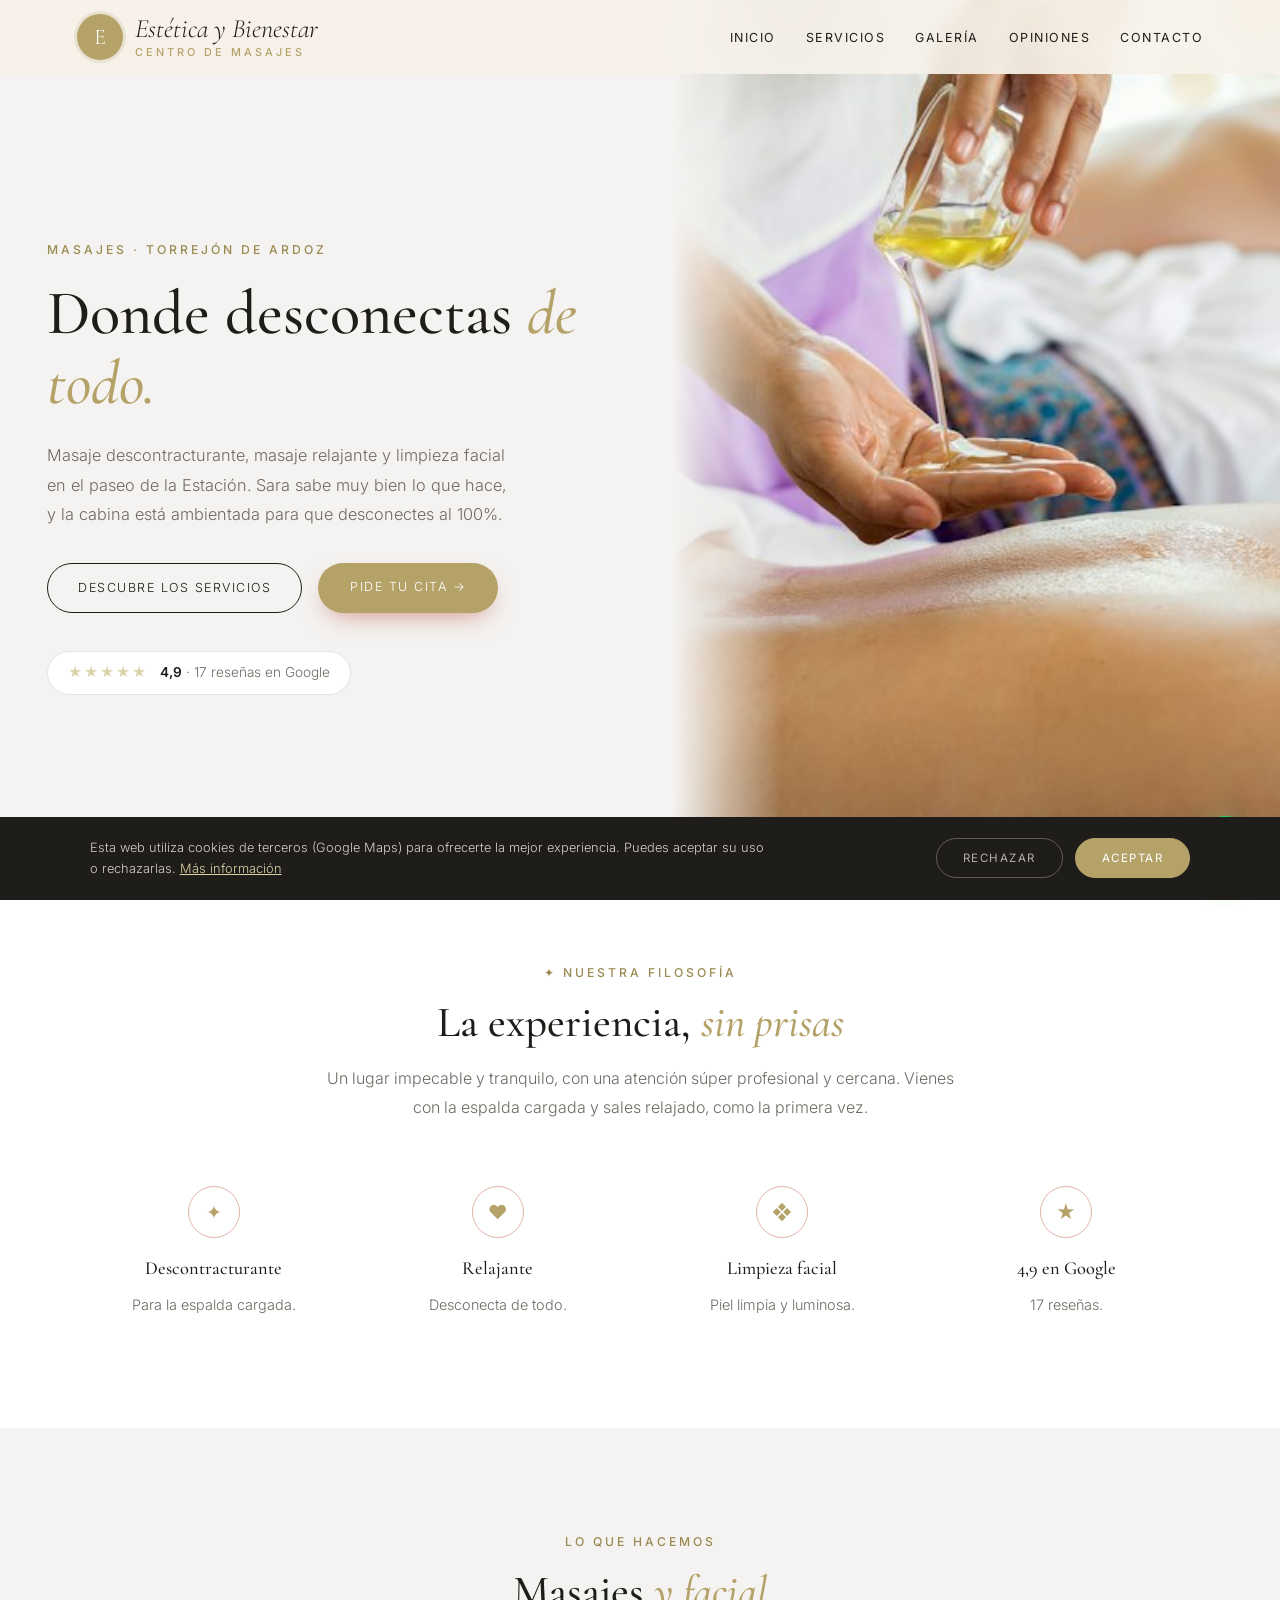
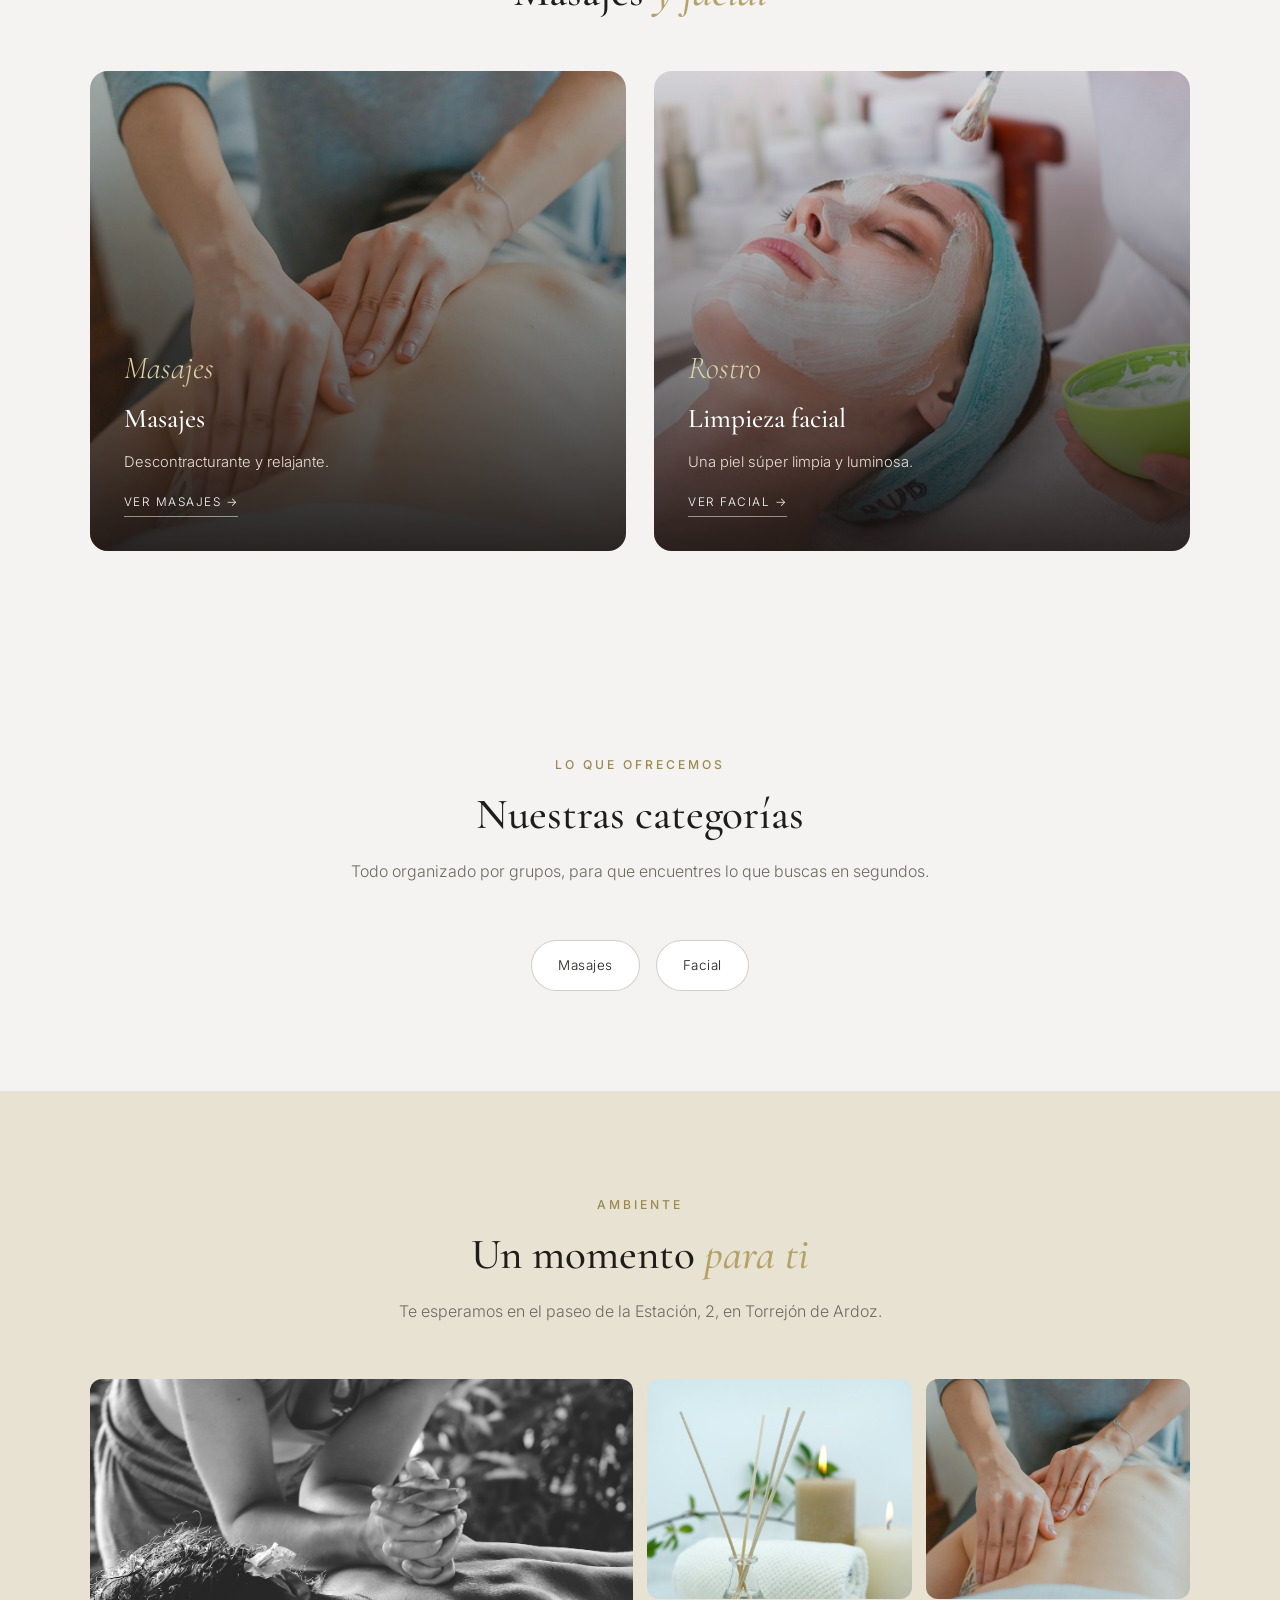
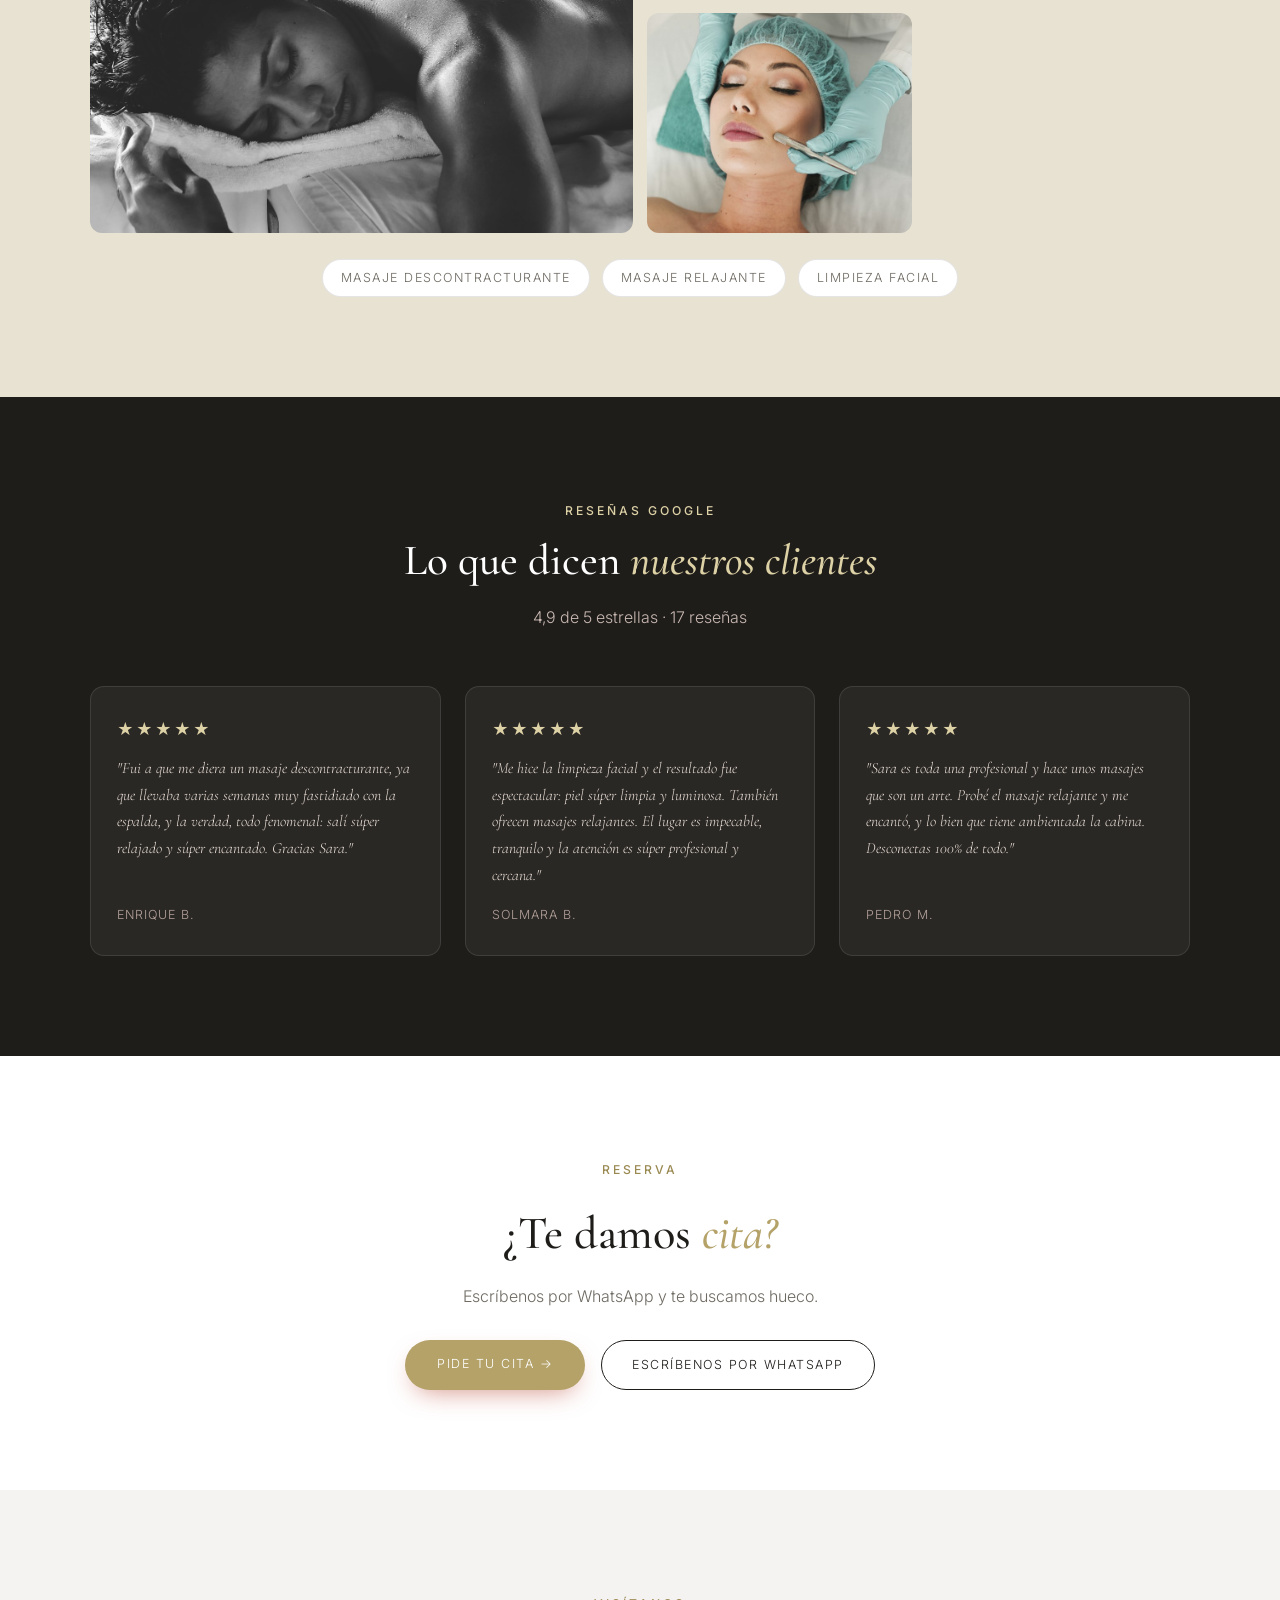
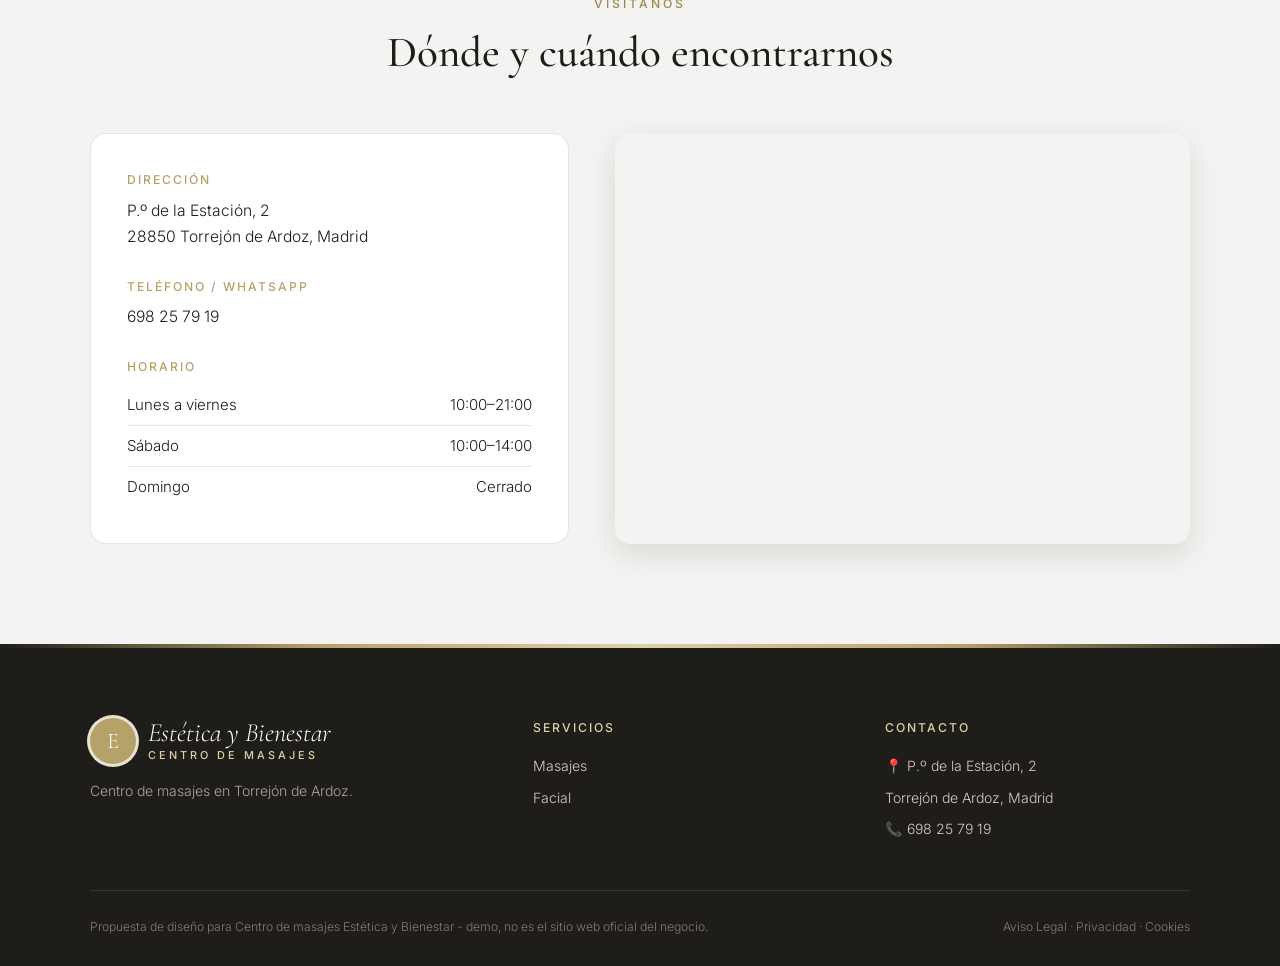
<file: index.html>
<!DOCTYPE html>
<html lang="es">
<head>
<meta charset="UTF-8">
<meta name="viewport" content="width=device-width, initial-scale=1.0">
<title>Centro de masajes Estética y Bienestar — Masajes descontracturantes, relajantes y limpieza facial en Torrejón de Ardoz</title>
<meta name="description" content="Centro de masajes Estética y Bienestar, en P.º de la Estación 2, Torrejón de Ardoz. Masaje descontracturante, masaje relajante y limpieza facial con Sara. 4,9★ con 17 reseñas en Google.">
<meta name="theme-color" content="#1f1d1a">
<meta property="og:title" content="Centro de masajes Estética y Bienestar · Torrejón de Ardoz">
<meta property="og:image" content="stock_1544161515-4a.jpg">

<link rel="preconnect" href="https://fonts.googleapis.com"><link rel="preconnect" href="https://fonts.gstatic.com" crossorigin><link href="https://fonts.googleapis.com/css2?family=Cormorant+Garamond:wght@500;600&family=Inter:wght@300;400;500;600&display=swap" rel="stylesheet">
<link rel="stylesheet" href="styles.css">
</head>
<body>

<header id="header">
  <a href="index.html" class="logo" aria-label="Centro de masajes Estética y Bienestar, inicio"><span class="logo-mark">E</span><span class="logo-text"><span class="script">Estética y Bienestar</span><small>centro de masajes</small></span></a>
  <nav id="nav" aria-label="Navegación principal"><ul><li><a href="index.html#inicio">Inicio</a></li><li><a href="servicios.html">Servicios</a></li><li><a href="index.html#galeria">Galería</a></li><li><a href="index.html#opiniones">Opiniones</a></li><li><a href="index.html#contacto">Contacto</a></li></ul></nav><button class="nav-toggle" id="navToggle" aria-label="Abrir menú">☰</button>
</header>

<section class="hero" id="inicio">
  <div class="hero-text">
    <span class="eyebrow">Masajes · Torrejón de Ardoz</span>
    <h1>Donde desconectas <em>de todo.</em></h1>
    <p>Masaje descontracturante, masaje relajante y limpieza facial en el paseo de la Estación. Sara sabe muy bien lo que hace, y la cabina está ambientada para que desconectes al 100%.</p>
    <div class="hero-ctas">
      <a href="servicios.html" class="btn-outline">Descubre los servicios</a>
      <a href="https://wa.me/34698257919?text=Hola%2C%20quiero%20pedir%20cita%20en%20el%20Centro%20de%20masajes%20Est%C3%A9tica%20y%20Bienestar" class="btn-solid" target="_blank" rel="noopener">Pide tu cita →</a>
    </div>
    <a class="hero-rating" href="https://www.google.com/maps/search/?api=1&query=Centro+de+masajes+Est%C3%A9tica+y+Bienestar,+Paseo+de+la+Estaci%C3%B3n+2,+Torrej%C3%B3n+de+Ardoz" target="_blank" rel="noopener"><span class="stars">★★★★★</span><span><strong>4,9</strong> · 17 reseñas en Google</span></a>
  </div>
  <div class="hero-img"><img src="stock_1544161515-4a.jpg" alt="Masaje relajante" style="object-position:center 50%;"></div>
</section>

<section class="trust">
  <div class="section-head">
    <span class="eyebrow">✦ Nuestra filosofía</span>
    <h2>La experiencia, <em>sin prisas</em></h2>
    <p>Un lugar impecable y tranquilo, con una atención súper profesional y cercana. Vienes con la espalda cargada y sales relajado, como la primera vez.</p>
  </div>
  <div class="trust-grid">
    <div class="trust-card"><span class="trust-ic">✦</span><h3>Descontracturante</h3><p>Para la espalda cargada.</p></div>
    <div class="trust-card"><span class="trust-ic">♥</span><h3>Relajante</h3><p>Desconecta de todo.</p></div>
    <div class="trust-card"><span class="trust-ic">❖</span><h3>Limpieza facial</h3><p>Piel limpia y luminosa.</p></div>
    <div class="trust-card"><span class="trust-ic">★</span><h3>4,9 en Google</h3><p>17 reseñas.</p></div>
  </div>
</section>

<section class="worlds">
  <div class="section-head">
    <span class="eyebrow">Lo que hacemos</span>
    <h2>Masajes <em>y facial</em></h2>
  </div>
  <div class="worlds-grid">
    <a href="servicios.html#masajes" class="world-card"><img src="stock_1519823551278.jpg" alt="Masajes"><div class="world-text"><span class="script">Masajes</span><h3>Masajes</h3><p>Descontracturante y relajante.</p><span class="world-link">Ver masajes →</span></div></a>
    <a href="servicios.html#facial" class="world-card"><img src="stock_1616394584738.jpg" alt="Limpieza facial"><div class="world-text"><span class="script">Rostro</span><h3>Limpieza facial</h3><p>Una piel súper limpia y luminosa.</p><span class="world-link">Ver facial →</span></div></a>
  </div>
</section>

<section>
  <div class="section-head">
    <span class="eyebrow">Lo que ofrecemos</span>
    <h2>Nuestras categorías</h2>
    <p>Todo organizado por grupos, para que encuentres lo que buscas en segundos.</p>
  </div>
  <div class="cat-pills">
    <a href="servicios.html#masajes" class="cat-pill">Masajes</a>
    <a href="servicios.html#facial" class="cat-pill">Facial</a>
  </div>
</section>

<section class="gallery-wrap" id="galeria">
  <div class="section-head">
    <span class="eyebrow">Ambiente</span>
    <h2>Un momento <em>para ti</em></h2>
    <p>Te esperamos en el paseo de la Estación, 2, en Torrejón de Ardoz.</p>
  </div>
  <div class="gallery">
    <figure class="big"><img src="stock_1591343395082.jpg" alt="Masaje relajante" loading="lazy"></figure>
    <figure><img src="stock_1620733723572.jpg" alt="Ambiente de relax" loading="lazy"></figure>
    <figure><img src="stock_1519823551278.jpg" alt="Masaje de espalda" loading="lazy"></figure>
    <figure><img src="stock_1552693673-1b.jpg" alt="Cuidado facial" loading="lazy"></figure>
  </div>
  <div class="brands"><span>Masaje descontracturante</span><span>Masaje relajante</span><span>Limpieza facial</span></div>
</section>

<section class="reviews-wrap" id="opiniones">
  <div class="section-head">
    <span class="eyebrow">Reseñas Google</span>
    <h2>Lo que dicen <em>nuestros clientes</em></h2>
    <p>4,9 de 5 estrellas · 17 reseñas</p>
  </div>
  <div class="review-grid">
    <div class="review-card"><div class="stars">★★★★★</div><p>"Fui a que me diera un masaje descontracturante, ya que llevaba varias semanas muy fastidiado con la espalda, y la verdad, todo fenomenal: salí súper relajado y súper encantado. Gracias Sara."</p><cite>Enrique B.</cite></div>
    <div class="review-card"><div class="stars">★★★★★</div><p>"Me hice la limpieza facial y el resultado fue espectacular: piel súper limpia y luminosa. También ofrecen masajes relajantes. El lugar es impecable, tranquilo y la atención es súper profesional y cercana."</p><cite>Solmara B.</cite></div>
    <div class="review-card"><div class="stars">★★★★★</div><p>"Sara es toda una profesional y hace unos masajes que son un arte. Probé el masaje relajante y me encantó, y lo bien que tiene ambientada la cabina. Desconectas 100% de todo."</p><cite>Pedro M.</cite></div>
  </div>
</section>

<section class="cta-section">
  <span class="eyebrow">Reserva</span>
  <h2>¿Te damos <em>cita?</em></h2>
  <p>Escríbenos por WhatsApp y te buscamos hueco.</p>
  <div class="cta-row">
    <a href="https://wa.me/34698257919?text=Hola%2C%20quiero%20pedir%20cita%20en%20el%20Centro%20de%20masajes%20Est%C3%A9tica%20y%20Bienestar" class="btn-solid" target="_blank" rel="noopener">Pide tu cita →</a>
    <a href="https://wa.me/34698257919?text=Hola%2C%20quiero%20pedir%20cita%20en%20el%20Centro%20de%20masajes%20Est%C3%A9tica%20y%20Bienestar" class="btn-outline" target="_blank" rel="noopener">Escríbenos por WhatsApp</a>
  </div>
</section>

<section class="contact-section" id="contacto">
  <div class="section-head">
    <span class="eyebrow">Visítanos</span>
    <h2>Dónde y cuándo encontrarnos</h2>
  </div>
  <div class="contact-grid">
    <div class="contact-info">
      <div class="contact-block"><h3>Dirección</h3><p>P.º de la Estación, 2<br>28850 Torrejón de Ardoz, Madrid</p></div>
      <div class="contact-block"><h3>Teléfono / WhatsApp</h3><p><a href="tel:+34698257919">698 25 79 19</a></p></div>
      <div class="contact-block"><h3>Horario</h3><ul class="hours-list"><li><span>Lunes a viernes</span><span>10:00–21:00</span></li><li><span>Sábado</span><span>10:00–14:00</span></li><li><span>Domingo</span><span>Cerrado</span></li></ul></div>
      
    </div>
    <div class="contact-map">
      <iframe title="Mapa de Centro de masajes Estética y Bienestar" src="https://www.google.com/maps?q=Centro+de+masajes+Est%C3%A9tica+y+Bienestar,+Paseo+de+la+Estaci%C3%B3n+2,+Torrej%C3%B3n+de+Ardoz&output=embed" width="100%" height="100%" style="border:0;" allowfullscreen="" loading="lazy" referrerpolicy="no-referrer-when-downgrade"></iframe>
    </div>
  </div>
</section>

<footer>
  <div class="footer-grid">
    <div class="footer-brand">
      <a href="index.html" class="logo light"><span class="logo-mark">E</span><span class="logo-text"><span class="script">Estética y Bienestar</span><small>centro de masajes</small></span></a>
      <p>Centro de masajes en Torrejón de Ardoz.</p>
    </div>
    <div><h4>Servicios</h4><ul><li><a href="servicios.html#masajes">Masajes</a></li><li><a href="servicios.html#facial">Facial</a></li></ul></div>
    <div><h4>Contacto</h4><ul><li>📍 P.º de la Estación, 2</li><li>Torrejón de Ardoz, Madrid</li><li>📞 <a href="tel:+34698257919">698 25 79 19</a></li></ul></div>
  </div>
  <div class="footer-bottom">
    <span>Propuesta de diseño para Centro de masajes Estética y Bienestar - demo, no es el sitio web oficial del negocio.</span>
    <span><a href="aviso-legal.html">Aviso Legal</a> &middot; <a href="politica-privacidad.html">Privacidad</a> &middot; <a href="politica-cookies.html">Cookies</a></span>
  </div>
</footer>

<div id="cookie-banner" class="cookie-banner"><p>Esta web utiliza cookies de terceros (Google Maps) para ofrecerte la mejor experiencia. Puedes aceptar su uso o rechazarlas. <a href="politica-cookies.html">Más información</a></p><div class="cookie-actions"><button onclick="setCookieChoice('rejected')" class="ck-reject">Rechazar</button><button onclick="setCookieChoice('accepted')" class="ck-accept">Aceptar</button></div></div>
<div class="social-fabs"><a class="wa-fab" href="https://wa.me/34698257919?text=Hola%2C%20quiero%20pedir%20cita%20en%20el%20Centro%20de%20masajes%20Est%C3%A9tica%20y%20Bienestar" target="_blank" rel="noopener" aria-label="Escribir por WhatsApp"><svg width="28" height="28" viewBox="0 0 24 24" fill="white"><path d="M17.5 14.4c-.3-.1-1.8-.9-2-1s-.5-.1-.7.1-.8 1-.9 1.2-.3.2-.6.1a8.2 8.2 0 0 1-2.4-1.5 9 9 0 0 1-1.7-2.1c-.2-.3 0-.5.1-.6l.4-.5.3-.5v-.5l-.9-2.2c-.2-.6-.5-.5-.7-.5h-.6a1.1 1.1 0 0 0-.8.4 3.4 3.4 0 0 0-1 2.5 5.9 5.9 0 0 0 1.2 3.1 13.5 13.5 0 0 0 5.2 4.6c2.6 1 2.6.7 3.1.6a2.6 2.6 0 0 0 1.7-1.2 2.1 2.1 0 0 0 .2-1.2c-.1-.1-.3-.2-.6-.3ZM12 21.8a9.8 9.8 0 0 1-5-1.4l-.4-.2-3.7 1 1-3.6-.2-.4A9.8 9.8 0 1 1 12 21.8Zm8.4-18.3A11.8 11.8 0 0 0 1.8 17.7L.2 23.8l6.3-1.6a11.8 11.8 0 0 0 5.6 1.4A11.8 11.8 0 0 0 20.4 3.5Z"/></svg></a></div>
<script src="main.js"></script>
</body>
</html>
</file>
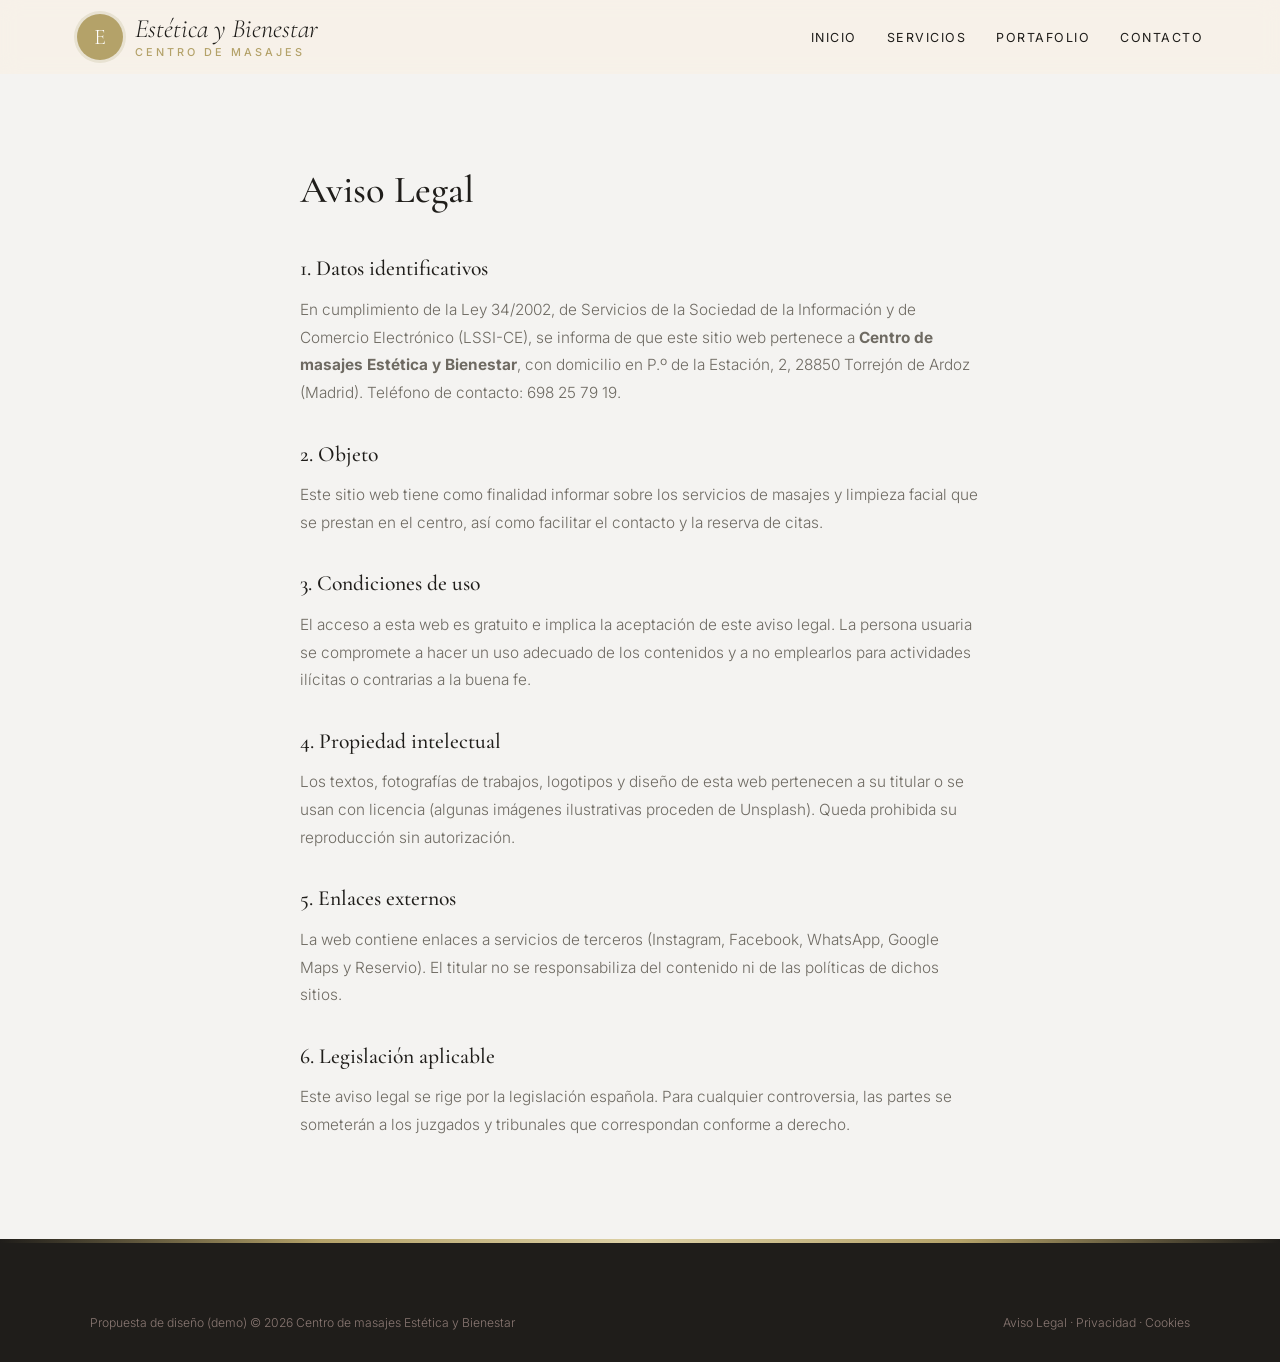
<file: aviso-legal.html>
<!DOCTYPE html>
<html lang="es">
<head>
<meta charset="UTF-8">
<meta name="viewport" content="width=device-width, initial-scale=1.0">
<title>Aviso Legal — Centro de masajes Estética y Bienestar</title>
<meta name="robots" content="noindex">

<link rel="preconnect" href="https://fonts.googleapis.com">
<link href="https://fonts.googleapis.com/css2?family=Cormorant+Garamond:wght@500;600&family=Inter:wght@300;400;500;600&display=swap" rel="stylesheet">
<link rel="stylesheet" href="styles.css">
</head>
<body>
<header id="header" class="scrolled">
  <a href="index.html" class="logo" aria-label="Centro de masajes Estética y Bienestar, inicio">
    <span class="logo-mark">E</span>
    <span class="logo-text"><span class="script">Estética y Bienestar</span><small>centro de masajes</small></span>
  </a>
  <nav id="nav" aria-label="Navegación principal">
    <ul>
      <li><a href="index.html#inicio">Inicio</a></li>
      <li><a href="servicios.html">Servicios</a></li>
      <li><a href="portafolio.html">Portafolio</a></li>
      <li><a href="index.html#contacto">Contacto</a></li>
    </ul>
  </nav>
  <button class="nav-toggle" id="navToggle" aria-label="Abrir menú">☰</button>
</header>
<main class="legal"><h1>Aviso Legal</h1>
<h2>1. Datos identificativos</h2>
<p>En cumplimiento de la Ley 34/2002, de Servicios de la Sociedad de la Información y de Comercio Electrónico (LSSI-CE), se informa de que este sitio web pertenece a <strong>Centro de masajes Estética y Bienestar</strong>, con domicilio en P.º de la Estación, 2, 28850 Torrejón de Ardoz (Madrid). Teléfono de contacto: 698 25 79 19.</p>
<h2>2. Objeto</h2>
<p>Este sitio web tiene como finalidad informar sobre los servicios de masajes y limpieza facial que se prestan en el centro, así como facilitar el contacto y la reserva de citas.</p>
<h2>3. Condiciones de uso</h2>
<p>El acceso a esta web es gratuito e implica la aceptación de este aviso legal. La persona usuaria se compromete a hacer un uso adecuado de los contenidos y a no emplearlos para actividades ilícitas o contrarias a la buena fe.</p>
<h2>4. Propiedad intelectual</h2>
<p>Los textos, fotografías de trabajos, logotipos y diseño de esta web pertenecen a su titular o se usan con licencia (algunas imágenes ilustrativas proceden de Unsplash). Queda prohibida su reproducción sin autorización.</p>
<h2>5. Enlaces externos</h2>
<p>La web contiene enlaces a servicios de terceros (Instagram, Facebook, WhatsApp, Google Maps y Reservio). El titular no se responsabiliza del contenido ni de las políticas de dichos sitios.</p>
<h2>6. Legislación aplicable</h2>
<p>Este aviso legal se rige por la legislación española. Para cualquier controversia, las partes se someterán a los juzgados y tribunales que correspondan conforme a derecho.</p></main>
<footer>
  <div class="footer-bottom" style="margin-top:0">
    <span>Propuesta de diseño (demo) © 2026 Centro de masajes Estética y Bienestar</span>
    <span><a href="aviso-legal.html">Aviso Legal</a> &middot; <a href="politica-privacidad.html">Privacidad</a> &middot; <a href="politica-cookies.html">Cookies</a></span>
  </div>
</footer>
<script src="main.js"></script>
</body>
</html>
</file>
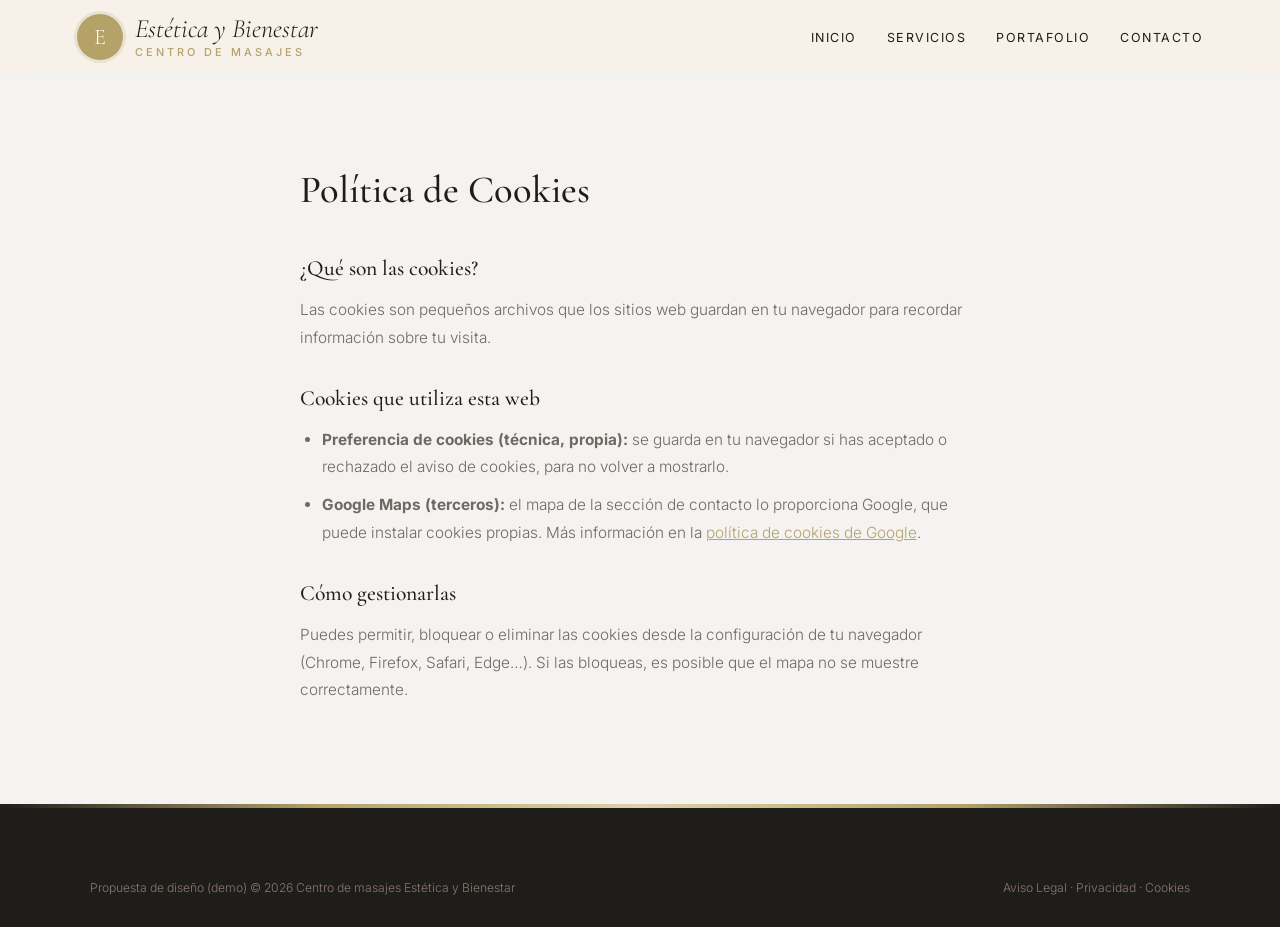
<file: politica-cookies.html>
<!DOCTYPE html>
<html lang="es">
<head>
<meta charset="UTF-8">
<meta name="viewport" content="width=device-width, initial-scale=1.0">
<title>Política de Cookies — Centro de masajes Estética y Bienestar</title>
<meta name="robots" content="noindex">

<link rel="preconnect" href="https://fonts.googleapis.com">
<link href="https://fonts.googleapis.com/css2?family=Cormorant+Garamond:wght@500;600&family=Inter:wght@300;400;500;600&display=swap" rel="stylesheet">
<link rel="stylesheet" href="styles.css">
</head>
<body>
<header id="header" class="scrolled">
  <a href="index.html" class="logo" aria-label="Centro de masajes Estética y Bienestar, inicio">
    <span class="logo-mark">E</span>
    <span class="logo-text"><span class="script">Estética y Bienestar</span><small>centro de masajes</small></span>
  </a>
  <nav id="nav" aria-label="Navegación principal">
    <ul>
      <li><a href="index.html#inicio">Inicio</a></li>
      <li><a href="servicios.html">Servicios</a></li>
      <li><a href="portafolio.html">Portafolio</a></li>
      <li><a href="index.html#contacto">Contacto</a></li>
    </ul>
  </nav>
  <button class="nav-toggle" id="navToggle" aria-label="Abrir menú">☰</button>
</header>
<main class="legal"><h1>Política de Cookies</h1>
<h2>¿Qué son las cookies?</h2>
<p>Las cookies son pequeños archivos que los sitios web guardan en tu navegador para recordar información sobre tu visita.</p>
<h2>Cookies que utiliza esta web</h2>
<ul>
<li><strong>Preferencia de cookies (técnica, propia):</strong> se guarda en tu navegador si has aceptado o rechazado el aviso de cookies, para no volver a mostrarlo.</li>
<li><strong>Google Maps (terceros):</strong> el mapa de la sección de contacto lo proporciona Google, que puede instalar cookies propias. Más información en la <a href="https://policies.google.com/technologies/cookies" target="_blank" rel="noopener">política de cookies de Google</a>.</li>
</ul>
<h2>Cómo gestionarlas</h2>
<p>Puedes permitir, bloquear o eliminar las cookies desde la configuración de tu navegador (Chrome, Firefox, Safari, Edge…). Si las bloqueas, es posible que el mapa no se muestre correctamente.</p></main>
<footer>
  <div class="footer-bottom" style="margin-top:0">
    <span>Propuesta de diseño (demo) © 2026 Centro de masajes Estética y Bienestar</span>
    <span><a href="aviso-legal.html">Aviso Legal</a> &middot; <a href="politica-privacidad.html">Privacidad</a> &middot; <a href="politica-cookies.html">Cookies</a></span>
  </div>
</footer>
<script src="main.js"></script>
</body>
</html>
</file>
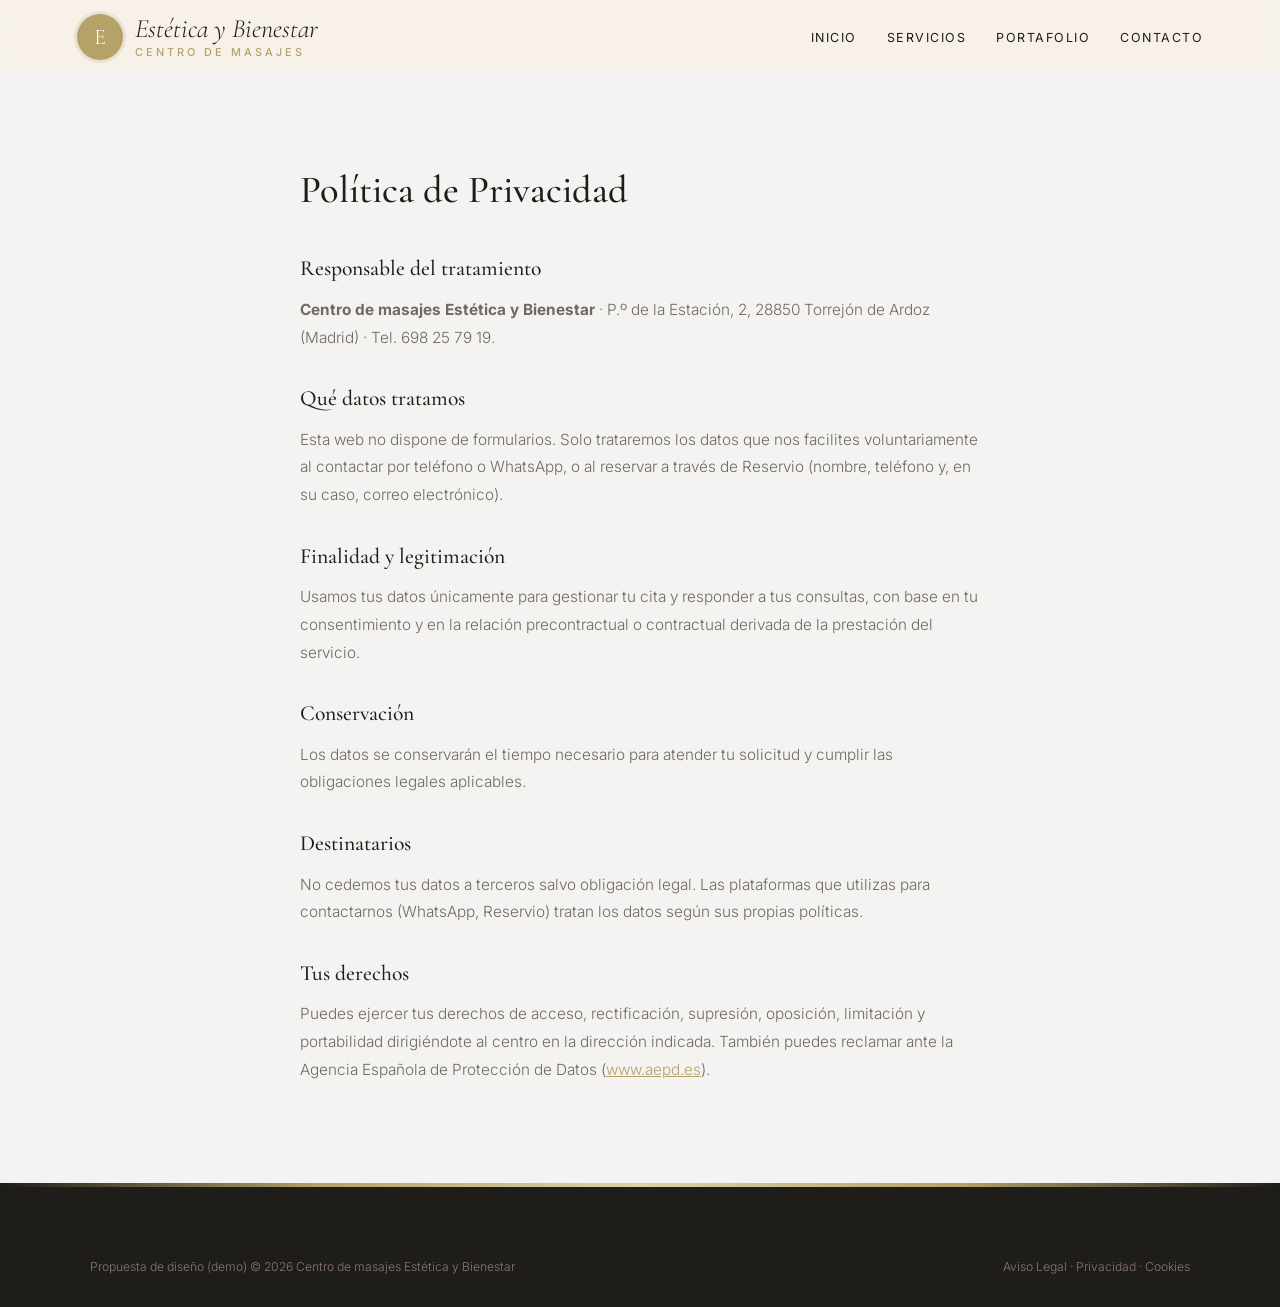
<file: politica-privacidad.html>
<!DOCTYPE html>
<html lang="es">
<head>
<meta charset="UTF-8">
<meta name="viewport" content="width=device-width, initial-scale=1.0">
<title>Política de Privacidad — Centro de masajes Estética y Bienestar</title>
<meta name="robots" content="noindex">

<link rel="preconnect" href="https://fonts.googleapis.com">
<link href="https://fonts.googleapis.com/css2?family=Cormorant+Garamond:wght@500;600&family=Inter:wght@300;400;500;600&display=swap" rel="stylesheet">
<link rel="stylesheet" href="styles.css">
</head>
<body>
<header id="header" class="scrolled">
  <a href="index.html" class="logo" aria-label="Centro de masajes Estética y Bienestar, inicio">
    <span class="logo-mark">E</span>
    <span class="logo-text"><span class="script">Estética y Bienestar</span><small>centro de masajes</small></span>
  </a>
  <nav id="nav" aria-label="Navegación principal">
    <ul>
      <li><a href="index.html#inicio">Inicio</a></li>
      <li><a href="servicios.html">Servicios</a></li>
      <li><a href="portafolio.html">Portafolio</a></li>
      <li><a href="index.html#contacto">Contacto</a></li>
    </ul>
  </nav>
  <button class="nav-toggle" id="navToggle" aria-label="Abrir menú">☰</button>
</header>
<main class="legal"><h1>Política de Privacidad</h1>
<h2>Responsable del tratamiento</h2>
<p><strong>Centro de masajes Estética y Bienestar</strong> · P.º de la Estación, 2, 28850 Torrejón de Ardoz (Madrid) · Tel. 698 25 79 19.</p>
<h2>Qué datos tratamos</h2>
<p>Esta web no dispone de formularios. Solo trataremos los datos que nos facilites voluntariamente al contactar por teléfono o WhatsApp, o al reservar a través de Reservio (nombre, teléfono y, en su caso, correo electrónico).</p>
<h2>Finalidad y legitimación</h2>
<p>Usamos tus datos únicamente para gestionar tu cita y responder a tus consultas, con base en tu consentimiento y en la relación precontractual o contractual derivada de la prestación del servicio.</p>
<h2>Conservación</h2>
<p>Los datos se conservarán el tiempo necesario para atender tu solicitud y cumplir las obligaciones legales aplicables.</p>
<h2>Destinatarios</h2>
<p>No cedemos tus datos a terceros salvo obligación legal. Las plataformas que utilizas para contactarnos (WhatsApp, Reservio) tratan los datos según sus propias políticas.</p>
<h2>Tus derechos</h2>
<p>Puedes ejercer tus derechos de acceso, rectificación, supresión, oposición, limitación y portabilidad dirigiéndote al centro en la dirección indicada. También puedes reclamar ante la Agencia Española de Protección de Datos (<a href="https://www.aepd.es" target="_blank" rel="noopener">www.aepd.es</a>).</p></main>
<footer>
  <div class="footer-bottom" style="margin-top:0">
    <span>Propuesta de diseño (demo) © 2026 Centro de masajes Estética y Bienestar</span>
    <span><a href="aviso-legal.html">Aviso Legal</a> &middot; <a href="politica-privacidad.html">Privacidad</a> &middot; <a href="politica-cookies.html">Cookies</a></span>
  </div>
</footer>
<script src="main.js"></script>
</body>
</html>
</file>
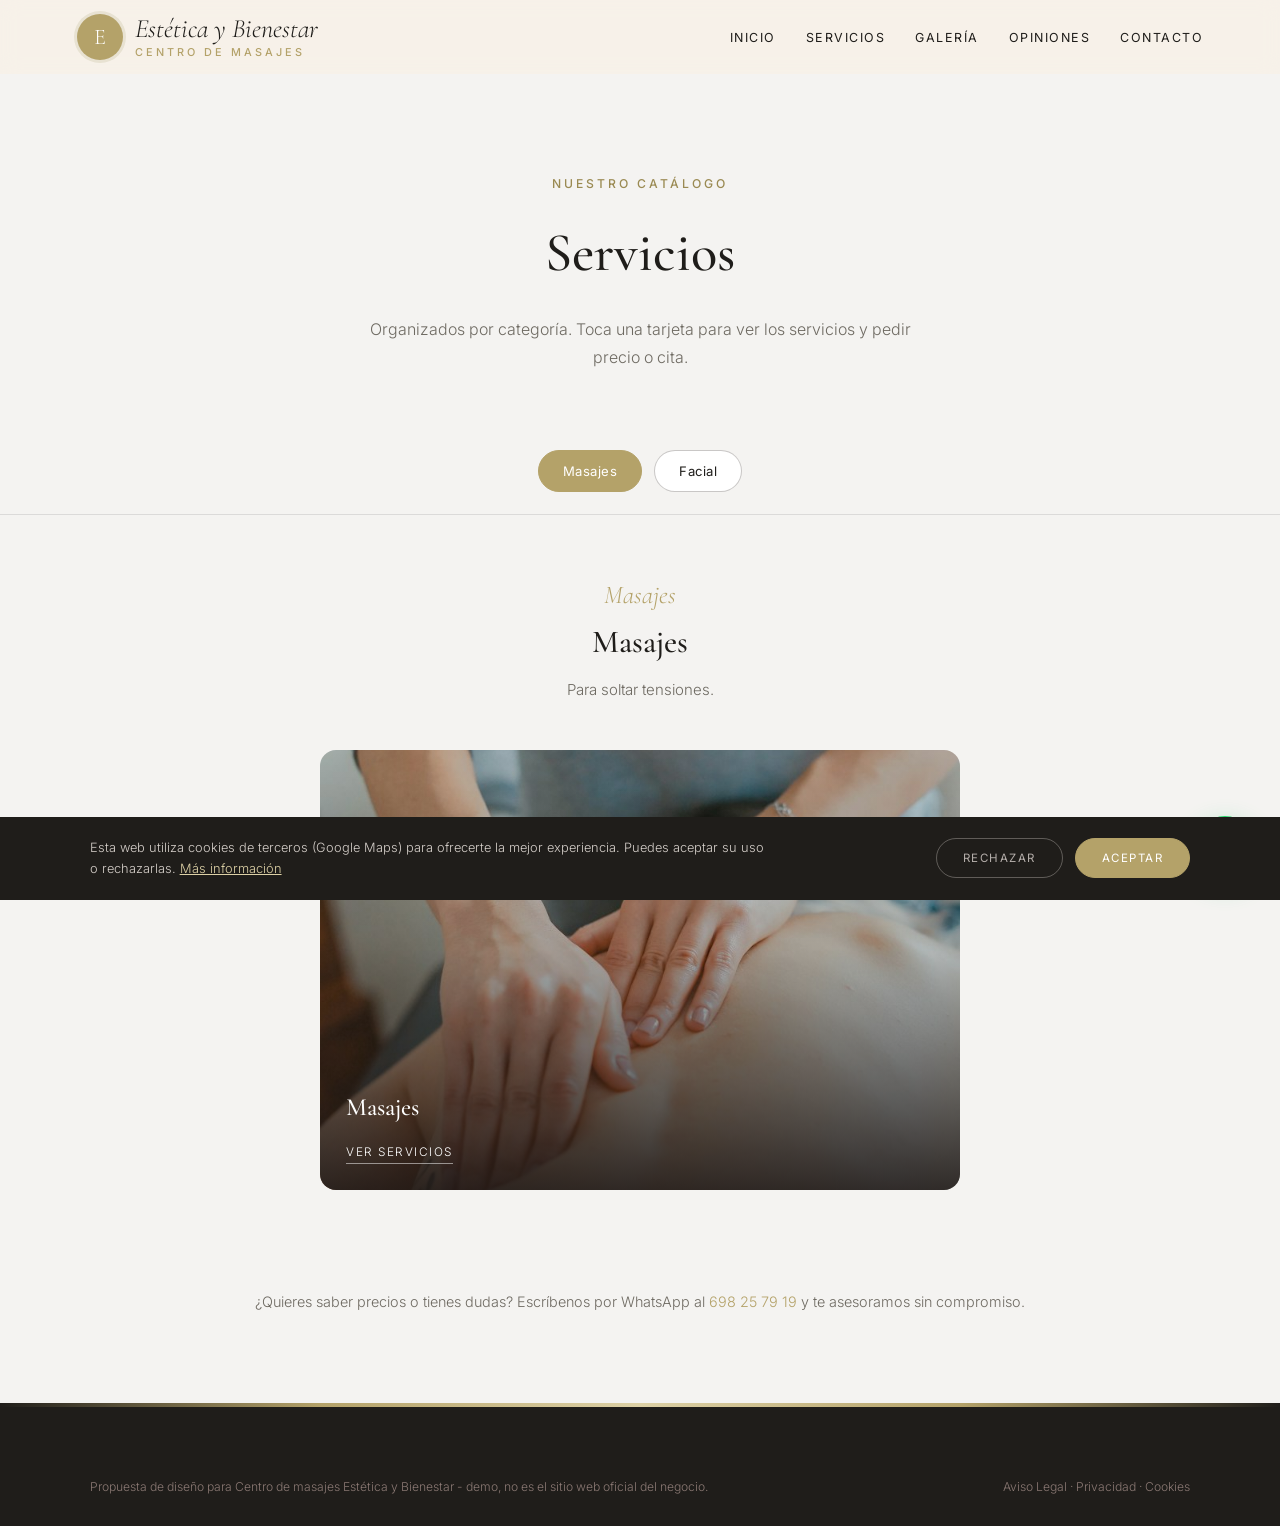
<file: servicios.html>
<!DOCTYPE html>
<html lang="es">
<head>
<meta charset="UTF-8">
<meta name="viewport" content="width=device-width, initial-scale=1.0">
<title>Servicios — Centro de masajes Estética y Bienestar · Torrejón de Ardoz</title>
<meta name="description" content="Servicios de Centro de masajes Estética y Bienestar en Torrejón de Ardoz.">

<link rel="preconnect" href="https://fonts.googleapis.com"><link rel="preconnect" href="https://fonts.gstatic.com" crossorigin><link href="https://fonts.googleapis.com/css2?family=Cormorant+Garamond:wght@500;600&family=Inter:wght@300;400;500;600&display=swap" rel="stylesheet">
<link rel="stylesheet" href="styles.css">
</head>
<body>

<header id="header" class="scrolled">
  <a href="index.html" class="logo" aria-label="Centro de masajes Estética y Bienestar, inicio"><span class="logo-mark">E</span><span class="logo-text"><span class="script">Estética y Bienestar</span><small>centro de masajes</small></span></a>
  <nav id="nav" aria-label="Navegación principal"><ul><li><a href="index.html#inicio">Inicio</a></li><li><a href="servicios.html">Servicios</a></li><li><a href="index.html#galeria">Galería</a></li><li><a href="index.html#opiniones">Opiniones</a></li><li><a href="index.html#contacto">Contacto</a></li></ul></nav><button class="nav-toggle" id="navToggle" aria-label="Abrir menú">☰</button>
</header>

<div class="page-hero">
  <span class="eyebrow">Nuestro catálogo</span>
  <h1>Servicios</h1>
  <p>Organizados por categoría. Toca una tarjeta para ver los servicios y pedir precio o cita.</p>
</div>

<div class="tabs">
  <button class="tab-btn active" data-tab="masajes">Masajes</button>
  <button class="tab-btn" data-tab="facial">Facial</button>
  
</div>

<div class="tab-panel active" id="masajes">
  <div class="tab-intro"><span class="script">Masajes</span><h2>Masajes</h2><p>Para soltar tensiones.</p></div>
  <div class="cat-grid single">
    <div class="cat-card" onclick="openModal('masajes')"><img src="stock_1519823551278.jpg" alt="Masajes" loading="lazy"><div class="cat-card-text"><h3>Masajes</h3><span>Ver servicios</span></div></div>
  </div>
</div>

<div class="tab-panel" id="facial">
  <div class="tab-intro"><span class="script">Rostro</span><h2>Limpieza facial</h2><p>Piel limpia y luminosa.</p></div>
  <div class="cat-grid single">
    <div class="cat-card" onclick="openModal('facial')"><img src="stock_1616394584738.jpg" alt="Limpieza facial" loading="lazy"><div class="cat-card-text"><h3>Limpieza facial</h3><span>Ver servicios</span></div></div>
  </div>
</div>


<p class="services-note">¿Quieres saber precios o tienes dudas? Escríbenos por WhatsApp al <a href="https://wa.me/34698257919" target="_blank" rel="noopener" style="color:var(--red)">698 25 79 19</a> y te asesoramos sin compromiso.</p>

<div class="modal-overlay" id="modal-masajes"><div class="modal">
  <button class="modal-close" onclick="closeModal('masajes')" aria-label="Cerrar">×</button>
  <h3>Masajes</h3><p class="modal-sub">Cuerpo</p>
  <div class="svc-row"><div><div class="svc-name">Masaje descontracturante</div><span class="svc-desc"></span></div><div class="svc-price">Consultar</div></div>
  <div class="svc-row"><div><div class="svc-name">Masaje relajante</div><span class="svc-desc"></span></div><div class="svc-price">Consultar</div></div>
  <a class="modal-cta alt" href="https://wa.me/34698257919?text=Hola%2C%20quiero%20informaci%C3%B3n%20sobre%20masajes" target="_blank" rel="noopener">Pedir cita por WhatsApp</a>
</div></div>

<div class="modal-overlay" id="modal-facial"><div class="modal">
  <button class="modal-close" onclick="closeModal('facial')" aria-label="Cerrar">×</button>
  <h3>Limpieza facial</h3><p class="modal-sub">Rostro</p>
  <div class="svc-row"><div><div class="svc-name">Limpieza facial</div><span class="svc-desc"></span></div><div class="svc-price">Consultar</div></div>
  <a class="modal-cta alt" href="https://wa.me/34698257919?text=Hola%2C%20quiero%20informaci%C3%B3n%20sobre%20limpieza%20facial" target="_blank" rel="noopener">Pedir cita por WhatsApp</a>
</div></div>


<footer>
  <div class="footer-bottom" style="margin-top:0">
    <span>Propuesta de diseño para Centro de masajes Estética y Bienestar - demo, no es el sitio web oficial del negocio.</span>
    <span><a href="aviso-legal.html">Aviso Legal</a> &middot; <a href="politica-privacidad.html">Privacidad</a> &middot; <a href="politica-cookies.html">Cookies</a></span>
  </div>
</footer>

<div id="cookie-banner" class="cookie-banner"><p>Esta web utiliza cookies de terceros (Google Maps) para ofrecerte la mejor experiencia. Puedes aceptar su uso o rechazarlas. <a href="politica-cookies.html">Más información</a></p><div class="cookie-actions"><button onclick="setCookieChoice('rejected')" class="ck-reject">Rechazar</button><button onclick="setCookieChoice('accepted')" class="ck-accept">Aceptar</button></div></div>
<div class="social-fabs"><a class="wa-fab" href="https://wa.me/34698257919?text=Hola%2C%20quiero%20pedir%20cita%20en%20el%20Centro%20de%20masajes%20Est%C3%A9tica%20y%20Bienestar" target="_blank" rel="noopener" aria-label="Escribir por WhatsApp"><svg width="28" height="28" viewBox="0 0 24 24" fill="white"><path d="M17.5 14.4c-.3-.1-1.8-.9-2-1s-.5-.1-.7.1-.8 1-.9 1.2-.3.2-.6.1a8.2 8.2 0 0 1-2.4-1.5 9 9 0 0 1-1.7-2.1c-.2-.3 0-.5.1-.6l.4-.5.3-.5v-.5l-.9-2.2c-.2-.6-.5-.5-.7-.5h-.6a1.1 1.1 0 0 0-.8.4 3.4 3.4 0 0 0-1 2.5 5.9 5.9 0 0 0 1.2 3.1 13.5 13.5 0 0 0 5.2 4.6c2.6 1 2.6.7 3.1.6a2.6 2.6 0 0 0 1.7-1.2 2.1 2.1 0 0 0 .2-1.2c-.1-.1-.3-.2-.6-.3ZM12 21.8a9.8 9.8 0 0 1-5-1.4l-.4-.2-3.7 1 1-3.6-.2-.4A9.8 9.8 0 1 1 12 21.8Zm8.4-18.3A11.8 11.8 0 0 0 1.8 17.7L.2 23.8l6.3-1.6a11.8 11.8 0 0 0 5.6 1.4A11.8 11.8 0 0 0 20.4 3.5Z"/></svg></a></div>
<script src="main.js"></script>
</body>
</html>
</file>
<file: styles.css>
:root{
  --cream:#f4f3f1; --paper:#ffffff; --tint:#e8e2d2; --ink:#1f1d1a; --dark:#1f1d1a; --muted:#6e6a62;
  --red:#b4a269; --red-dark:#8c7d4c; --teal:#9a8a52; --gold:#ddd1a6; --line:rgba(0,0,0,.1);
  --brand-gradient:linear-gradient(90deg,#1f1d1a,#b4a269,#ddd1a6,#b4a269,#1f1d1a);
}
*{margin:0;padding:0;box-sizing:border-box;}
html{scroll-behavior:smooth;}
body{font-family:'Inter',sans-serif;background:var(--cream);color:var(--ink);overflow-x:hidden;font-weight:300;line-height:1.6;}
a{text-decoration:none;color:inherit;}
h1,h2,h3{font-family:'Cormorant Garamond',serif;font-weight:500;}
h1 em,h2 em{font-style:italic;color:var(--red);}
img{max-width:100%;display:block;}
.script{font-family:'Cormorant Garamond',serif;font-style:italic;}

/* HEADER */
header{position:fixed;top:0;left:0;right:0;z-index:100;display:flex;justify-content:space-between;align-items:center;padding:14px 6%;background:rgba(247,241,233,.92);backdrop-filter:blur(10px);-webkit-backdrop-filter:blur(10px);transition:box-shadow .3s,padding .3s;}
header.scrolled{box-shadow:0 2px 24px rgba(28,22,20,.1);padding:8px 6%;}
.logo{display:flex;align-items:center;gap:12px;color:var(--dark);}
.logo-badge{width:58px;height:58px;border-radius:50%;object-fit:cover;box-shadow:0 0 0 2px var(--gold),0 6px 16px rgba(28,22,20,.15);transition:width .3s,height .3s;}
header.scrolled .logo-badge{width:46px;height:46px;}
.logo-text{display:flex;flex-direction:column;line-height:1;}
.logo-text .script{font-size:1.65rem;color:var(--dark);}
.logo-text small{font-size:.68rem;letter-spacing:3px;text-transform:uppercase;color:var(--red);margin-top:4px;font-weight:500;}
.logo.light .logo-text .script{color:#fff;}
.logo.light .logo-text small{color:var(--gold);}
nav ul{list-style:none;display:flex;gap:30px;}
nav a{font-size:.78rem;letter-spacing:1.5px;text-transform:uppercase;font-weight:400;position:relative;padding:4px 0;}
nav a::after{content:"";position:absolute;left:0;bottom:-2px;height:1px;width:100%;background:var(--red);transform:scaleX(0);transform-origin:right;transition:transform .3s;}
nav a:hover::after{transform:scaleX(1);transform-origin:left;}
.nav-toggle{display:none;font-size:1.6rem;background:none;border:none;color:var(--dark);cursor:pointer;}

/* BOTONES */
.btn-outline{display:inline-block;border:1px solid var(--dark);color:var(--dark);padding:14px 30px;font-size:.78rem;letter-spacing:1.5px;text-transform:uppercase;border-radius:40px;transition:all .25s;}
.btn-outline:hover{background:var(--dark);color:var(--cream);}
.btn-outline.light{border-color:rgba(255,255,255,.5);color:#fff;}
.btn-outline.light:hover{background:#fff;color:var(--dark);}
.btn-solid{display:inline-block;background:var(--red);color:#fff;padding:14px 32px;font-size:.78rem;letter-spacing:1.5px;text-transform:uppercase;border-radius:40px;transition:transform .25s,box-shadow .25s,background .25s;box-shadow:0 10px 26px -10px rgba(181,64,44,.6);}
.btn-solid:hover{transform:translateY(-2px);background:var(--red-dark);}

/* HERO */
.hero{min-height:95vh;display:grid;grid-template-columns:1.05fr .95fr;align-items:stretch;padding:0;}
.hero-text{display:flex;flex-direction:column;justify-content:center;padding:150px 7% 70px;}
.eyebrow{display:inline-block;color:var(--teal);text-transform:uppercase;letter-spacing:3px;font-size:.76rem;font-weight:500;}
.hero-text .eyebrow{margin-bottom:20px;}
.hero-text h1{font-size:clamp(2.4rem,5vw,3.9rem);line-height:1.12;margin-bottom:22px;color:var(--dark);}
.hero-text p{font-size:1.02rem;color:var(--muted);max-width:470px;line-height:1.8;margin-bottom:34px;}
.hero-ctas{display:flex;gap:16px;flex-wrap:wrap;}
.hero-rating{display:inline-flex;align-items:center;gap:12px;margin-top:38px;padding:10px 20px;border:1px solid var(--line);border-radius:40px;background:var(--paper);font-size:.85rem;color:var(--muted);align-self:flex-start;}
.hero-rating strong{color:var(--dark);font-weight:600;}
.stars{color:var(--gold);letter-spacing:2px;}
.hero-img{position:relative;overflow:hidden;}
.hero-img img{width:100%;height:100%;object-fit:cover;position:absolute;inset:0;}
.hero-img::after{content:"";position:absolute;inset:0;background:linear-gradient(90deg,var(--cream) 0%,rgba(247,241,233,0) 18%);}

/* SECCIONES */
section{padding:100px 7%;}
.section-head{text-align:center;max-width:640px;margin:0 auto 54px;}
.section-head h2{font-size:clamp(1.9rem,4vw,2.7rem);margin-top:12px;color:var(--dark);line-height:1.2;}
.section-head p{margin-top:16px;color:var(--muted);line-height:1.8;}

.trust{background:var(--paper);border-top:4px solid transparent;border-image:var(--brand-gradient) 1;}
.trust-grid{display:grid;grid-template-columns:repeat(auto-fit,minmax(230px,1fr));gap:36px;max-width:1150px;margin:0 auto;}
.trust-card{text-align:center;padding:10px;}
.trust-ic{display:inline-grid;place-items:center;width:52px;height:52px;border-radius:50%;border:1px solid rgba(181,64,44,.4);color:var(--red);font-size:1.2rem;margin-bottom:16px;}
.trust-card h3{font-size:1.15rem;color:var(--dark);margin-bottom:10px;}
.trust-card p{font-size:.9rem;color:var(--muted);line-height:1.7;}

/* DOS MUNDOS */
.worlds{background:var(--cream);}
.worlds-grid{display:grid;grid-template-columns:1fr 1fr;gap:28px;max-width:1150px;margin:0 auto;}
.world-card{position:relative;border-radius:18px;overflow:hidden;min-height:480px;display:flex;align-items:flex-end;color:#fff;}
.world-card img{position:absolute;inset:0;width:100%;height:100%;object-fit:cover;transition:transform .6s;}
.world-card:hover img{transform:scale(1.05);}
.world-card::after{content:"";position:absolute;inset:0;background:linear-gradient(to top,rgba(28,22,20,.92) 0%,rgba(28,22,20,.35) 55%,rgba(28,22,20,.05) 100%);}
.world-text{position:relative;z-index:2;padding:34px;}
.world-text .script{font-size:2rem;color:var(--gold);}
.world-text h3{font-size:1.7rem;margin:4px 0 10px;}
.world-text p{font-size:.92rem;color:#eadfd6;line-height:1.7;max-width:440px;}
.world-link{display:inline-block;margin-top:18px;font-size:.74rem;letter-spacing:1.5px;text-transform:uppercase;border-bottom:1px solid rgba(255,255,255,.5);padding-bottom:4px;}

/* PILLS */
.cat-pills{display:flex;flex-wrap:wrap;gap:16px;justify-content:center;max-width:1000px;margin:0 auto;}
.cat-pill{border:1px solid rgba(43,33,29,.22);padding:14px 26px;border-radius:30px;font-size:.84rem;letter-spacing:.5px;transition:all .2s;background:var(--paper);}
.cat-pill:hover{background:var(--red);color:#fff;border-color:var(--red);}

/* GALERIA */
.gallery-wrap{background:var(--tint);}
.gallery{max-width:1200px;margin:0 auto;display:grid;grid-template-columns:repeat(4,1fr);grid-auto-rows:220px;gap:14px;}
.gallery figure{overflow:hidden;border-radius:12px;margin:0;}
.gallery img{width:100%;height:100%;object-fit:cover;transition:transform .5s;}
.gallery figure:hover img{transform:scale(1.05);}
.gallery .big{grid-column:span 2;grid-row:span 2;}

/* RESEÑAS */
.reviews-wrap{background:var(--dark);color:#fff;position:relative;}
.reviews-wrap .section-head h2{color:#fff;}
.reviews-wrap .section-head h2 em{color:var(--gold);}
.reviews-wrap .section-head p{color:#c9b9b2;}
.reviews-wrap .eyebrow{color:var(--gold);}
.review-grid{display:grid;grid-template-columns:repeat(auto-fit,minmax(300px,1fr));gap:24px;max-width:1150px;margin:0 auto;}
.review-card{background:rgba(255,255,255,.05);border:1px solid rgba(255,255,255,.1);padding:30px 26px;border-radius:14px;display:flex;flex-direction:column;}
.review-card .stars{margin-bottom:14px;}
.review-card p{font-family:'Cormorant Garamond',serif;font-size:.98rem;color:#eadfd6;line-height:1.7;font-style:italic;margin-bottom:16px;flex:1;}
.review-card cite{font-size:.78rem;color:#b3a099;font-style:normal;text-transform:uppercase;letter-spacing:1px;}

/* CTA */
.cta-section{text-align:center;background:var(--paper);}
.cta-section h2{font-size:clamp(2rem,4vw,2.9rem);color:var(--dark);margin:14px 0 14px;}
.cta-section p{color:var(--muted);margin-bottom:30px;}
.cta-row{display:flex;gap:16px;justify-content:center;flex-wrap:wrap;}

/* CONTACTO */
.contact-section{background:var(--cream);}
.contact-grid{display:grid;grid-template-columns:1fr 1.2fr;gap:46px;max-width:1150px;margin:0 auto;align-items:stretch;}
.contact-info{display:flex;flex-direction:column;gap:26px;background:var(--paper);border:1px solid var(--line);border-radius:16px;padding:36px;}
.contact-block h3{font-family:'Inter',sans-serif;font-size:.76rem;text-transform:uppercase;letter-spacing:2px;color:var(--red);font-weight:500;margin-bottom:8px;}
.contact-block p{font-size:.98rem;color:var(--ink);line-height:1.7;}
.contact-block a:hover{color:var(--red);}
.hours-list{list-style:none;}
.hours-list li{display:flex;justify-content:space-between;gap:20px;padding:8px 0;border-bottom:1px solid var(--line);font-size:.94rem;}
.hours-list li:last-child{border-bottom:none;}
.contact-map{border-radius:16px;overflow:hidden;min-height:380px;box-shadow:0 10px 30px rgba(28,22,20,.12);}
.contact-map iframe{display:block;min-height:380px;}

/* FOOTER */
footer{background:var(--dark);color:#d9c9c5;padding:70px 7% 30px;border-top:4px solid transparent;border-image:var(--brand-gradient) 1;}
.footer-grid{display:grid;grid-template-columns:1.3fr 1fr 1fr;gap:46px;max-width:1200px;margin:0 auto;padding-bottom:40px;border-bottom:1px solid rgba(255,255,255,.1);}
.footer-brand p{font-size:.88rem;color:#b3a09a;margin-top:16px;}
footer h4{font-size:.76rem;text-transform:uppercase;letter-spacing:2px;color:var(--gold);margin-bottom:18px;font-weight:500;}
footer ul{list-style:none;}
footer li{margin-bottom:9px;font-size:.88rem;color:#d9c9c5;}
footer a:hover{color:var(--gold);}
.footer-bottom{max-width:1200px;margin:26px auto 0;display:flex;justify-content:space-between;flex-wrap:wrap;gap:10px;font-size:.76rem;color:#8a7873;}
.footer-bottom a{color:#8a7873;}

/* FABS */
.social-fabs{position:fixed;bottom:26px;right:26px;z-index:200;display:flex;flex-direction:column;gap:14px;align-items:center;}
.social-fabs a{width:52px;height:52px;border-radius:50%;display:flex;align-items:center;justify-content:center;box-shadow:0 10px 24px rgba(0,0,0,.2);transition:transform .2s;}
.social-fabs a:hover{transform:scale(1.08);}
.wa-fab{width:58px !important;height:58px !important;background:#25D366;box-shadow:0 10px 26px rgba(37,211,102,.45) !important;}
.ig-fab{background:radial-gradient(circle at 30% 110%,#fdf497 0%,#fdf497 5%,#fd5949 45%,#d6249f 60%,#285AEB 90%);}
.fb-fab{background:#1877F2;}

/* COOKIES */
.cookie-banner{display:none;position:fixed;bottom:0;left:0;right:0;z-index:300;background:var(--dark);padding:20px 7%;flex-wrap:wrap;align-items:center;justify-content:space-between;gap:16px;}
.cookie-banner p{font-size:.8rem;color:rgba(245,237,232,.85);line-height:1.7;max-width:680px;}
.cookie-banner p a{color:var(--gold);text-decoration:underline;}
.cookie-actions{display:flex;gap:12px;flex-shrink:0;}
.cookie-actions button{font-family:'Inter',sans-serif;font-size:.72rem;letter-spacing:1.5px;text-transform:uppercase;padding:12px 26px;cursor:pointer;border-radius:30px;}
.ck-reject{background:transparent;color:rgba(245,237,232,.7);border:1px solid rgba(245,237,232,.3);}
.ck-accept{background:var(--red);color:#fff;border:1px solid var(--red);}

/* PÁGINAS INTERIORES */
.page-hero{padding:170px 7% 60px;text-align:center;background:var(--cream);}
.page-hero h1{font-size:clamp(2.3rem,5vw,3.4rem);margin-top:14px;color:var(--dark);}
.page-hero p{color:var(--muted);max-width:580px;margin:18px auto 0;line-height:1.8;}
.tabs{position:sticky;top:74px;z-index:50;background:var(--cream);padding:18px 7% 22px;display:flex;gap:12px;justify-content:center;flex-wrap:wrap;border-bottom:1px solid var(--line);}
.tab-btn{border:1px solid rgba(43,33,29,.25);background:var(--paper);padding:12px 24px;border-radius:30px;font-family:'Inter',sans-serif;font-size:.82rem;letter-spacing:.5px;color:var(--ink);cursor:pointer;transition:all .2s;}
.tab-btn.active,.tab-btn:hover{background:var(--red);color:#fff;border-color:var(--red);}
.tab-panel{display:none;padding:60px 7% 100px;max-width:1200px;margin:0 auto;}
.tab-panel.active{display:block;animation:fadeIn .5s;}
@keyframes fadeIn{from{opacity:0;transform:translateY(12px)}to{opacity:1;transform:none}}
.tab-intro{text-align:center;max-width:600px;margin:0 auto 46px;}
.tab-intro .script{font-size:1.6rem;color:var(--red);}
.tab-intro h2{font-size:2rem;color:var(--dark);}
.tab-intro p{color:var(--muted);margin-top:10px;line-height:1.75;font-size:.94rem;}

.cat-grid{display:grid;grid-template-columns:repeat(auto-fit,minmax(280px,1fr));gap:28px;}
.cat-grid.single{grid-template-columns:1fr;max-width:640px;margin:0 auto;}
.cat-grid.single .cat-card{height:440px;}
.cat-card{position:relative;border-radius:16px;overflow:hidden;height:360px;cursor:pointer;background:var(--tint);}
.cat-card img{width:100%;height:100%;object-fit:cover;transition:transform .5s;}
.cat-card:hover img{transform:scale(1.06);}
.cat-card::after{content:'';position:absolute;inset:0;background:linear-gradient(to top,rgba(28,22,20,.88) 0%,rgba(28,22,20,.15) 55%,transparent 100%);}
.cat-card-text{position:absolute;bottom:0;left:0;right:0;padding:26px;z-index:2;}
.cat-card-text h3{color:#fff;font-size:1.55rem;margin-bottom:10px;}
.cat-card-text span{color:#fff;font-size:.74rem;text-transform:uppercase;letter-spacing:1.5px;border-bottom:1px solid rgba(255,255,255,.5);padding-bottom:4px;}

.modal-overlay{display:none;position:fixed;inset:0;background:rgba(28,22,20,.78);z-index:300;align-items:center;justify-content:center;padding:20px;}
.modal-overlay.open{display:flex;}
.modal{background:var(--paper);max-width:560px;width:100%;max-height:85vh;overflow-y:auto;border-radius:16px;padding:40px;position:relative;}
.modal-close{position:absolute;top:16px;right:20px;background:none;border:none;font-size:1.7rem;color:var(--ink);cursor:pointer;}
.modal h3{font-size:1.8rem;color:var(--dark);margin-bottom:6px;}
.modal .modal-sub{color:var(--muted);font-size:.86rem;margin-bottom:22px;}
.svc-row{display:flex;justify-content:space-between;align-items:center;padding:16px 0;border-bottom:1px solid var(--line);gap:16px;}
.svc-row:last-of-type{border-bottom:none;}
.svc-name{font-size:.98rem;color:var(--ink);font-weight:400;}
.svc-desc{font-size:.8rem;color:var(--muted);display:block;margin-top:3px;line-height:1.5;}
.svc-price{font-size:.72rem;color:var(--red);text-transform:uppercase;letter-spacing:1px;white-space:nowrap;font-weight:500;}
.modal-cta{display:block;text-align:center;background:var(--red);color:#fff;padding:14px;border-radius:30px;margin-top:26px;font-size:.8rem;text-transform:uppercase;letter-spacing:1.5px;}
.modal-cta.alt{background:#25D366;margin-top:10px;}
.services-note{text-align:center;color:var(--muted);font-size:.9rem;padding:0 7% 90px;}

.portfolio-grid{display:grid;grid-template-columns:repeat(auto-fill,minmax(260px,1fr));gap:18px;}
.portfolio-grid figure{border-radius:14px;overflow:hidden;aspect-ratio:4/5;cursor:zoom-in;background:var(--tint);}
.portfolio-grid img{width:100%;height:100%;object-fit:cover;transition:transform .5s;}
.portfolio-grid figure:hover img{transform:scale(1.05);}
.lightbox{display:none;position:fixed;inset:0;z-index:400;background:rgba(15,12,10,.94);align-items:center;justify-content:center;padding:30px;cursor:zoom-out;}
.lightbox.open{display:flex;}
.lightbox img{max-width:100%;max-height:90vh;border-radius:10px;}

.legal{max-width:860px;margin:0 auto;padding:160px 7% 90px;}
.legal h1{font-size:2.4rem;color:var(--dark);margin-bottom:26px;}
.legal h2{font-size:1.35rem;color:var(--dark);margin:30px 0 10px;}
.legal p,.legal li{color:var(--muted);line-height:1.8;margin-bottom:10px;font-size:.96rem;}
.legal ul{padding-left:22px;}
.legal a{color:var(--red);text-decoration:underline;}

@media(max-width:900px){
  .hero{grid-template-columns:1fr;}
  .hero-img{height:340px;order:-1;margin-top:82px;}
  .hero-img::after{background:linear-gradient(0deg,var(--cream) 0%,rgba(247,241,233,0) 25%);}
  .hero-text{padding:30px 6% 60px;}
  .worlds-grid{grid-template-columns:1fr;}
  .world-card{min-height:420px;}
  .gallery{grid-template-columns:repeat(2,1fr);grid-auto-rows:170px;}
  .gallery .big{grid-column:span 2;grid-row:span 2;}
  .footer-grid{grid-template-columns:1fr;gap:30px;}
  .contact-grid{grid-template-columns:1fr;}
  .contact-map,.contact-map iframe{min-height:300px;}
  nav{position:fixed;top:0;right:0;height:100vh;width:78%;max-width:300px;background:var(--cream);padding:110px 40px;transform:translateX(100%);transition:transform .4s;box-shadow:-10px 0 40px rgba(0,0,0,.12);}
  nav.open{transform:translateX(0);}
  nav ul{flex-direction:column;gap:26px;}
  .nav-toggle{display:block;position:relative;z-index:110;}
  section{padding:70px 6%;}
  .tabs{top:66px;overflow-x:auto;justify-content:flex-start;flex-wrap:nowrap;}
  .tab-btn{flex-shrink:0;}
  .page-hero{padding:140px 6% 40px;}
  .modal{padding:34px 24px;}
}
@media(max-width:520px){
  .logo-text .script{font-size:1.35rem;}
  .logo-badge{width:48px;height:48px;}
  .social-fabs{right:16px;bottom:16px;}
  .social-fabs a{width:46px;height:46px;}
}

.logo-mark{width:46px;height:46px;border-radius:50%;background:var(--red);color:#fff;display:grid;place-items:center;font-family:'Cormorant Garamond',serif;font-size:1.4rem;box-shadow:0 0 0 3px var(--tint);}
.brands{display:flex;flex-wrap:wrap;gap:12px;justify-content:center;margin-top:26px;}
.brands span{border:1px solid var(--line);border-radius:30px;padding:8px 18px;font-size:.78rem;letter-spacing:1.5px;text-transform:uppercase;color:var(--muted);background:var(--paper);}
</file>
